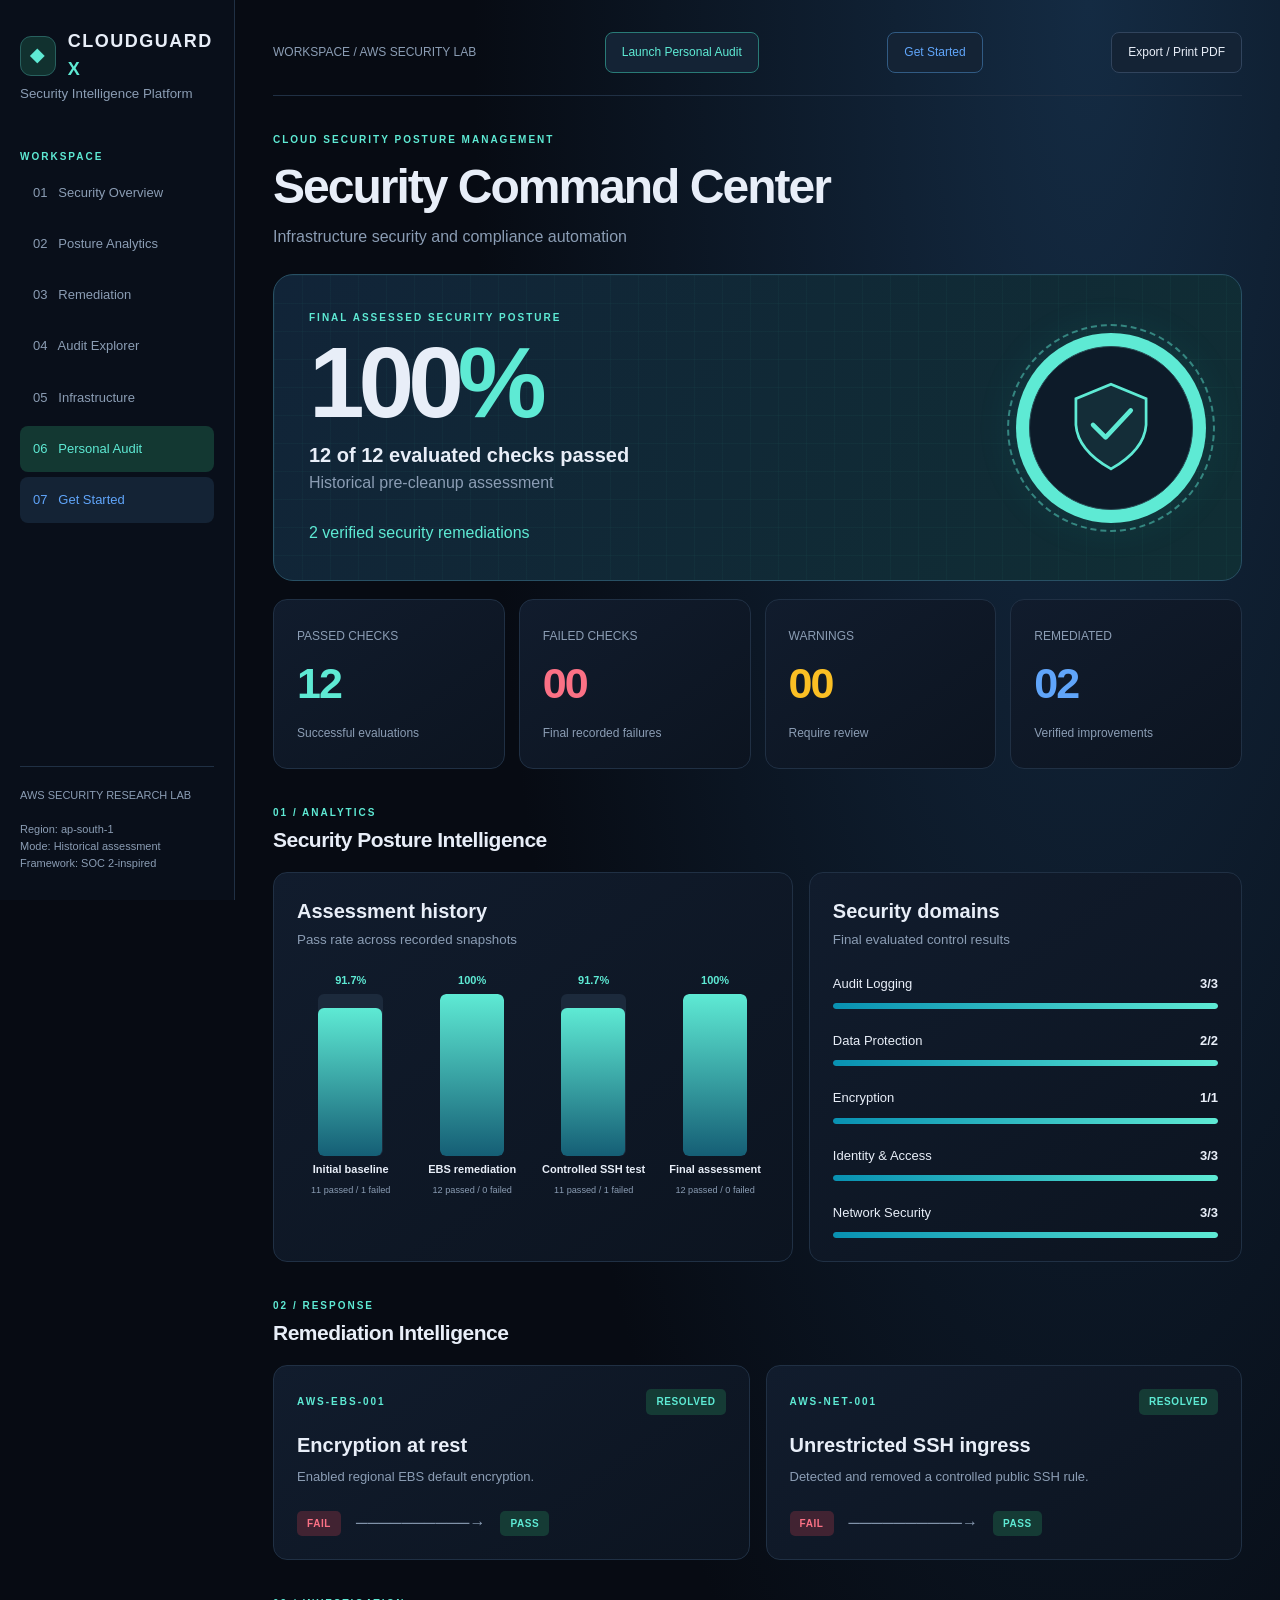
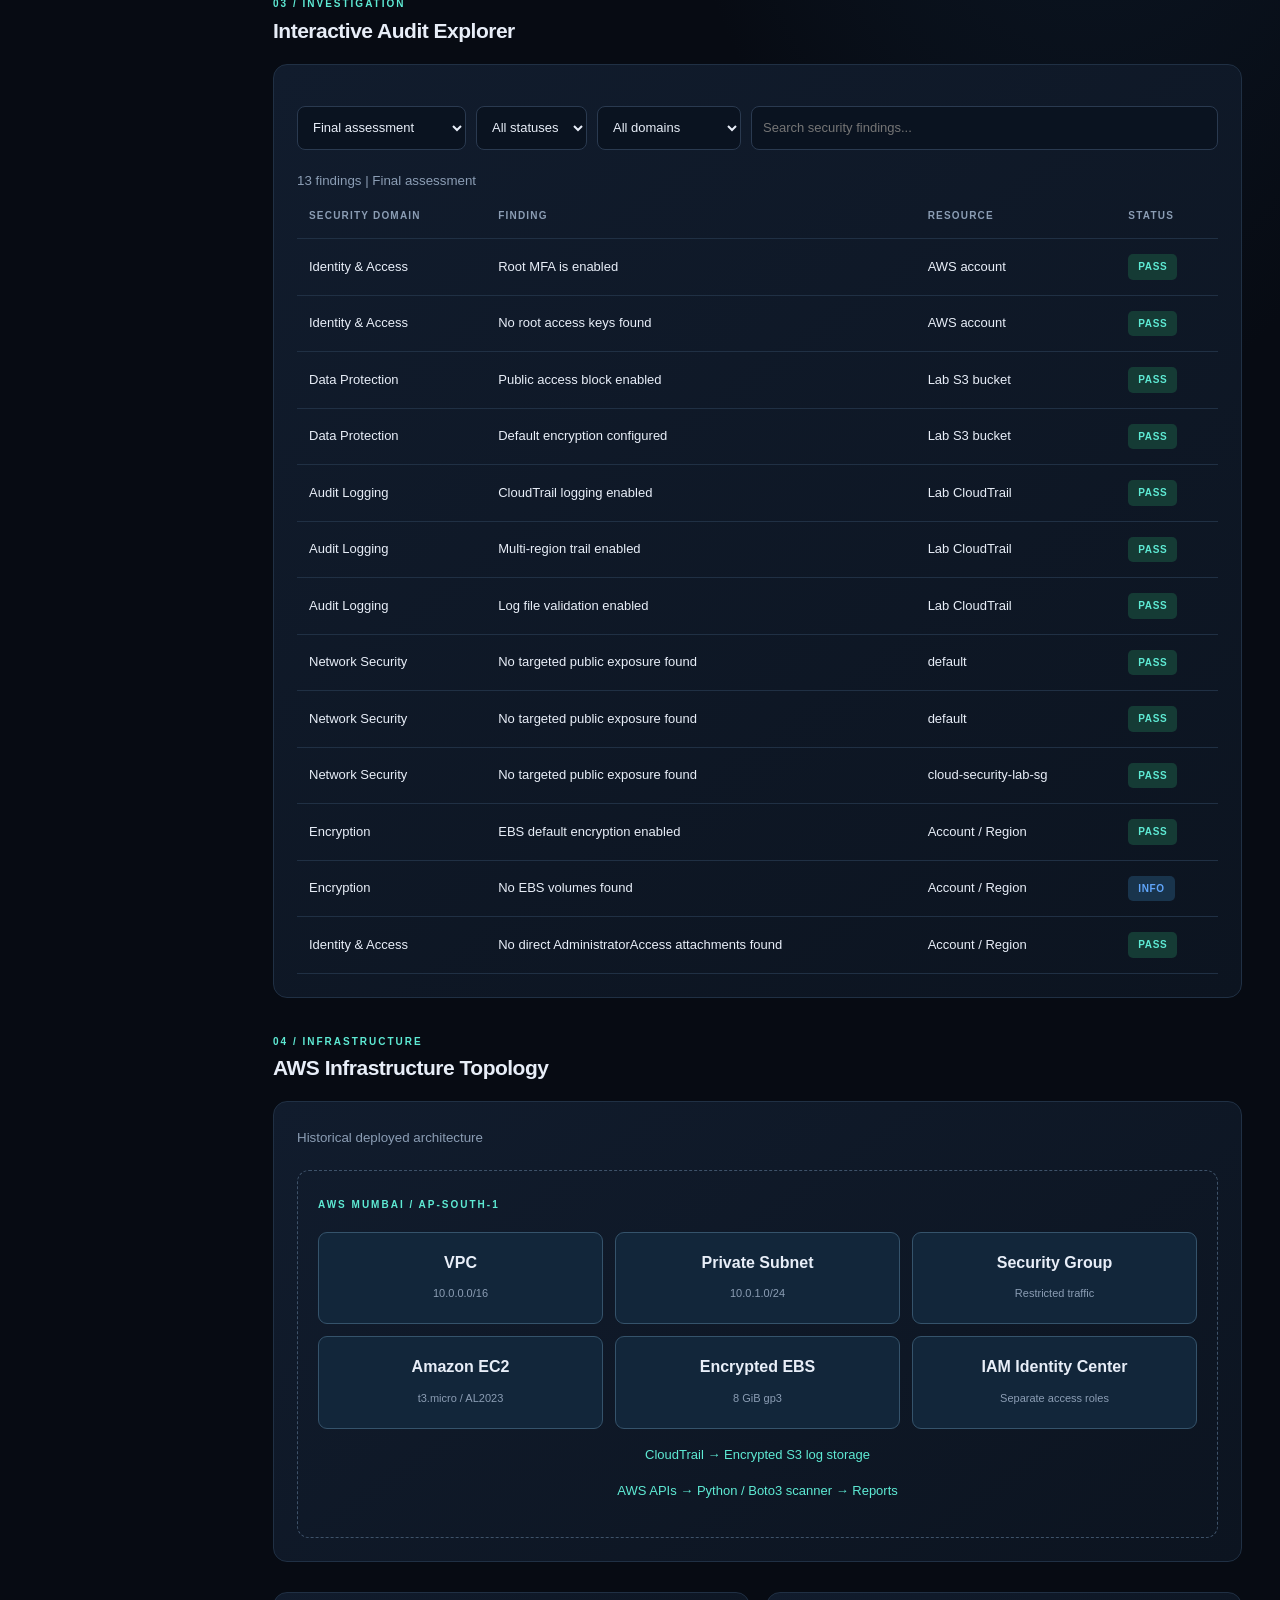
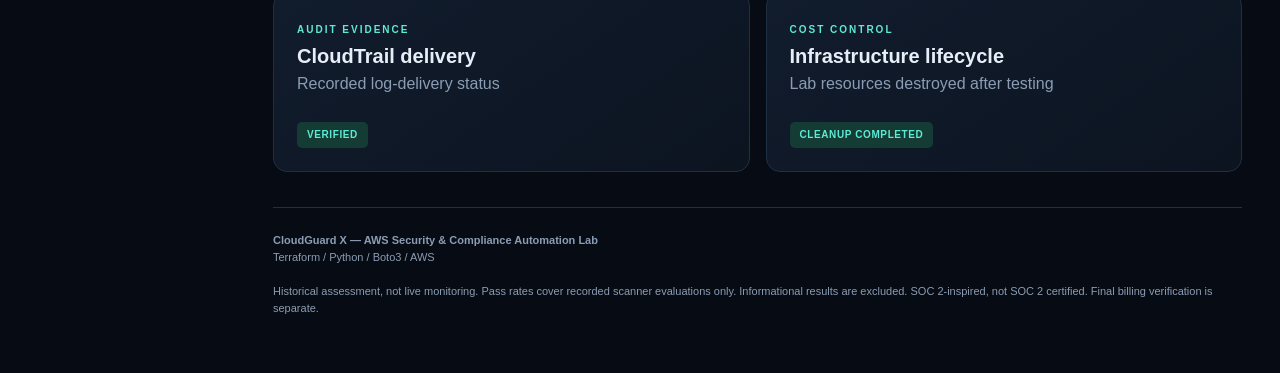
<file: docs/index.html>
<!DOCTYPE html>
<html lang="en">
<head>
<meta charset="UTF-8">
<meta name="viewport" content="width=device-width,initial-scale=1">
<title>CloudGuard X | Security Intelligence</title>
<style>
:root {
  --bg:#070b13;
  --panel:#0d1725;
  --line:#203044;
  --text:#e8eef8;
  --muted:#8b9db4;
  --green:#5eead4;
  --red:#fb7185;
  --yellow:#fbbf24;
  --blue:#60a5fa;
}

* {box-sizing:border-box}
html {scroll-behavior:smooth}

body {
  margin:0;
  color:var(--text);
  background:
    radial-gradient(ellipse at 85% 0%,#142b43,transparent 40%),
    var(--bg);
  font-family:-apple-system,BlinkMacSystemFont,
              "Segoe UI",sans-serif;
  line-height:1.55;
}

a {color:inherit;text-decoration:none}
button,input,select {font:inherit}
button {cursor:pointer}
h1,h2,h3,p {margin:0}
h1 {font-size:clamp(30px,4vw,48px);letter-spacing:-2px}
h2 {font-size:21px;letter-spacing:-.5px}
h3 {font-size:20px}
small,.muted {color:var(--muted)}

.eyebrow {
  color:var(--green);
  font-size:10px;
  font-weight:750;
  letter-spacing:2px;
}

.sidebar {
  position:fixed;
  inset:0 auto 0 0;
  width:235px;
  padding:28px 20px;
  background:#090f1a;
  border-right:1px solid var(--line);
  display:flex;
  flex-direction:column;
  z-index:10;
}

.logo {
  display:flex;
  align-items:center;
  gap:12px;
  font-size:18px;
  font-weight:800;
  letter-spacing:1.5px;
}

.logo-icon {
  display:grid;
  place-items:center;
  width:40px;height:40px;
  border:1px solid #28615f;
  border-radius:11px;
  color:var(--green);
  background:#11312f;
}

nav {margin-top:45px}
nav a {
  display:block;
  color:var(--muted);
  font-size:13px;
  padding:13px;
  margin:5px 0;
  border-radius:8px;
  transition:.2s;
}

nav a:hover {
  background:#142a39;
  color:var(--green);
  transform:translateX(3px);
}

.sidebar-bottom {
  margin-top:auto;
  border-top:1px solid var(--line);
  padding-top:20px;
  font-size:11px;
  color:var(--muted);
}

main {
  margin-left:235px;
  padding:32px 38px;
  max-width:1800px;
}

.between {
  display:flex;
  align-items:center;
  justify-content:space-between;
  gap:12px;
}

.topbar {
  padding-bottom:22px;
  border-bottom:1px solid var(--line);
  font-size:12px;
}

.btn {
  color:var(--text);
  background:#142335;
  border:1px solid #31445d;
  padding:10px 16px;
  border-radius:8px;
  font-size:12px;
}

.btn:hover {border-color:var(--green)}

.page-title {padding:30px 0 24px}
.page-title p {color:var(--muted)}

.hero {
  position:relative;
  overflow:hidden;
  display:flex;
  align-items:center;
  justify-content:space-between;
  gap:30px;
  border:1px solid #285064;
  border-radius:20px;
  padding:35px;
  background:
    linear-gradient(#5eead408 1px,transparent 1px),
    linear-gradient(90deg,#5eead408 1px,transparent 1px),
    linear-gradient(120deg,#112438,#102e34);
  background-size:28px 28px,28px 28px,100% 100%;
}

.score {
  font-size:clamp(65px,8vw,100px);
  line-height:1.15;
  font-weight:800;
  letter-spacing:-6px;
}

.green {color:var(--green)}
.red {color:var(--red)}
.yellow {color:var(--yellow)}
.blue {color:var(--blue)}

.radar {
  width:190px;height:190px;
  flex-shrink:0;
  border-radius:50%;
  padding:13px;
  background:conic-gradient(
    var(--green) var(--score),#26394a 0
  );
  box-shadow:0 0 45px #2dd4bf18;
}

.radar-inner {
  width:100%;height:100%;
  border:1px solid #284c54;
  border-radius:50%;
  background:#0d1b29;
  display:grid;
  place-items:center;
}

.radar svg {width:90px}

.metrics {
  display:grid;
  grid-template-columns:repeat(4,1fr);
  gap:14px;
  margin:18px 0 28px;
}

.panel,.metric-card {
  background:linear-gradient(145deg,#111c2d,#0c1420);
  border:1px solid var(--line);
  border-radius:14px;
  padding:23px;
}

.metric-card {transition:.25s}
.metric-card:hover {
  transform:translateY(-4px);
  border-color:#3e6378;
}

.metric-card small {font-size:12px}

.metric {
  font-size:43px;
  font-weight:750;
  letter-spacing:-2px;
  line-height:1.3;
  margin:8px 0;
}

.columns {
  display:grid;
  grid-template-columns:1.2fr 1fr;
  gap:16px;
}

.section {margin-top:30px}
.section-title {margin-bottom:16px}

.chart {
  height:225px;
  display:grid;
  grid-template-columns:repeat(4,1fr);
  gap:14px;
  margin-top:20px;
}

.history-item {
  display:flex;
  flex-direction:column;
  align-items:center;
  text-align:center;
  font-size:11px;
  gap:5px;
}

.chart-value {
  color:var(--green);
  font-weight:700;
}

.chart-track {
  width:60%;
  flex:1;
  background:#1c2a3c;
  border-radius:6px;
  display:flex;
  align-items:flex-end;
  overflow:hidden;
}

.chart-bar {
  width:100%;
  background:linear-gradient(0deg,#155e75,#5eead4);
  border-radius:6px;
}

.domain {margin-top:22px;font-size:13px}

.track {
  background:#233145;
  height:6px;
  border-radius:20px;
  overflow:hidden;
  margin-top:9px;
}

.track i {
  display:block;
  height:100%;
  border-radius:20px;
  background:linear-gradient(90deg,#0891b2,#5eead4);
}

.two {
  display:grid;
  grid-template-columns:1fr 1fr;
  gap:16px;
}

.remediation h3 {margin:15px 0 6px}
.remediation p {font-size:13px;color:var(--muted)}
.transition {margin-top:24px;display:flex;gap:15px}

.status {
  display:inline-block;
  font-weight:700;
  font-size:10px;
  letter-spacing:.6px;
  padding:5px 10px;
  border-radius:5px;
  white-space:nowrap;
}

.pass {color:var(--green);background:#153b35}
.fail {color:var(--red);background:#412332}
.warn {color:var(--yellow);background:#3e3120}
.info {color:var(--blue);background:#19344c}

.toolbar {
  display:flex;
  flex-wrap:wrap;
  gap:10px;
  margin:18px 0;
}

select,input {
  background:#0a1320;
  color:var(--text);
  border:1px solid #2a3a50;
  border-radius:8px;
  padding:11px;
  font-size:13px;
  outline:none;
}

input:focus,select:focus {border-color:var(--green)}
input {flex:1;min-width:160px}

.table-wrap {overflow-x:auto}
table {width:100%;border-collapse:collapse;font-size:13px}
th,td {
  text-align:left;
  padding:15px 12px;
  border-bottom:1px solid var(--line);
}
th {
  color:var(--muted);
  font-size:10px;
  text-transform:uppercase;
  letter-spacing:1.2px;
}
tbody tr:hover {background:#152338}

.architecture {
  padding:20px;
  border:1px dashed #3e5269;
  border-radius:12px;
  margin-top:20px;
}

.nodes {
  display:grid;
  grid-template-columns:repeat(3,1fr);
  gap:12px;
  margin:16px 0;
}

.node {
  border:1px solid #35536b;
  background:#12263a;
  padding:18px 10px;
  text-align:center;
  border-radius:9px;
}

.node b {display:block;margin-bottom:5px}
.node small {font-size:11px}

.flow {
  text-align:center;
  color:var(--green);
  font-size:13px;
  margin:16px 0;
}

footer {
  border-top:1px solid var(--line);
  margin-top:35px;
  padding:24px 0;
  color:var(--muted);
  font-size:11px;
}

@media(max-width:1100px) {
  .sidebar {width:190px}
  main {margin-left:190px;padding:25px}
  .columns {grid-template-columns:1fr}
}

@media(max-width:800px) {
  .sidebar {display:none}
  main {margin:0;padding:20px}
  .metrics {grid-template-columns:repeat(2,1fr)}
  .two {grid-template-columns:1fr}
}

@media(max-width:500px) {
  .hero {flex-direction:column;align-items:flex-start}
  .radar {align-self:center}
  .nodes {grid-template-columns:1fr}
  .panel {padding:16px}
}

@media print {
  .sidebar,.toolbar,.btn {display:none}
  main {margin:0;padding:10px}
  body {-webkit-print-color-adjust:exact;print-color-adjust:exact}
  .panel,.hero {break-inside:avoid}
}

@keyframes radarSpin {
    to { transform: rotate(360deg); }
}

@keyframes shieldPulse {
    0%, 100% {
        filter: drop-shadow(0 0 5px #5eead4);
    }
    50% {
        filter: drop-shadow(0 0 20px #5eead4);
    }
}

@keyframes growUp {
    from { transform: scaleY(0); }
    to { transform: scaleY(1); }
}

@keyframes growRight {
    from { transform: scaleX(0); }
    to { transform: scaleX(1); }
}

@keyframes gridMove {
    from { background-position: 0 0; }
    to { background-position: 28px 28px; }
}

.radar {
    position: relative;
    isolation: isolate;
}

.radar::after {
    content: "";
    position: absolute;
    inset: -9px;
    border: 2px dashed #5eead477;
    border-radius: 50%;
    animation: radarSpin 18s linear infinite;
    pointer-events: none;
}

.radar-inner svg {
    animation: shieldPulse 3s ease-in-out infinite;
}

.hero {
    animation: gridMove 5s linear infinite;
}

.chart-bar {
    transform-origin: bottom;
    animation: growUp 1.6s ease-out both;
}

.track i {
    transform-origin: left;
    animation: growRight 1.8s ease-out both;
}

.node {
    transition: transform .3s, box-shadow .3s,
                border-color .3s;
}

.node:hover {
    transform: translateY(-5px);
    border-color: #5eead4;
    box-shadow: 0 0 25px #2dd4bf25;
}

.metric-card:hover {
    box-shadow: 0 0 30px #5eead415;
}

.reveal {
    opacity: 0;
    transform: translateY(20px);
    transition: opacity .7s ease, transform .7s ease;
}

.reveal.visible {
    opacity: 1;
    transform: translateY(0);
}

@media (prefers-reduced-motion: reduce) {
    *, *::before, *::after {
        animation: none !important;
        transition: none !important;
        scroll-behavior: auto !important;
    }

    .reveal {
        opacity: 1;
        transform: none;
    }
}

@media print {
    .reveal {
        opacity: 1;
        transform: none;
    }
}
</style>
</head>

<body>

<aside class="sidebar">
  <div class="logo">
    <span class="logo-icon">&#9670;</span>
    <span>CLOUDGUARD <span class="green">X</span></span>
  </div>
  <small>Security Intelligence Platform</small>

  <nav>
    <div class="eyebrow">WORKSPACE</div>
    <a href="#overview">01 &nbsp; Security Overview</a>
    <a href="#analytics">02 &nbsp; Posture Analytics</a>
    <a href="#remediation">03 &nbsp; Remediation</a>
    <a href="#explorer">04 &nbsp; Audit Explorer</a>
    <a href="#architecture">05 &nbsp; Infrastructure</a>
    <a href="personal-audit.html"
   style="color:#5eead4;background:#133832;">
    06 &nbsp; Personal Audit
</a>

<a href="get-started.html"
   style="color:#60a5fa;background:#142335;">
    07 &nbsp; Get Started
</a>
    

  </nav>

  <div class="sidebar-bottom">
    AWS SECURITY RESEARCH LAB<br><br>
    Region: ap-south-1<br>
    Mode: Historical assessment<br>
    Framework: SOC 2-inspired
  </div>
</aside>

<main>

<div class="topbar between">
  <span class="muted">WORKSPACE / AWS SECURITY LAB</span>
  
<a class="btn"
   href="personal-audit.html"
   style="color:#5eead4;border-color:#297b77;">
    Launch Personal Audit
</a>

<a class="btn"
   href="get-started.html"
   style="color:#60a5fa;border-color:#315b84;">
    Get Started
</a>
  <button class="btn" onclick="window.print()">
    Export / Print PDF
  </button>
</div>

<header class="page-title" id="overview">
  <span class="eyebrow">CLOUD SECURITY POSTURE MANAGEMENT</span>
  <h1>Security Command Center</h1>
  <p>Infrastructure security and compliance automation</p>
</header>

<section class="hero">
  <div>
    <div class="eyebrow">FINAL ASSESSED SECURITY POSTURE</div>
    <div class="score">100<span class="green">%</span></div>
    <h3>12 of 12 evaluated checks passed</h3>
    <p class="muted">Historical pre-cleanup assessment</p>
    <br>
    <span class="green">2 verified security remediations</span>
  </div>

  <div class="radar" style="--score:100.0%">
    <div class="radar-inner">
      <svg viewBox="0 0 100 110">
        <path d="M50 7 L89 23 V52 Q87 80 50 101
                 Q13 80 11 52 V23 Z"
              fill="#5eead415" stroke="#5eead4"
              stroke-width="3"/>
        <path d="M30 52 L44 66 L72 36"
              fill="none" stroke="#5eead4"
              stroke-width="5" stroke-linecap="round"
              stroke-linejoin="round"/>
      </svg>
    </div>
  </div>
</section>

<div class="metrics">
  <div class="metric-card">
    <small>PASSED CHECKS</small>
    <div class="metric green">12</div>
    <small>Successful evaluations</small>
  </div>
  <div class="metric-card">
    <small>FAILED CHECKS</small>
    <div class="metric red">00</div>
    <small>Final recorded failures</small>
  </div>
  <div class="metric-card">
    <small>WARNINGS</small>
    <div class="metric yellow">00</div>
    <small>Require review</small>
  </div>
  <div class="metric-card">
    <small>REMEDIATED</small>
    <div class="metric blue">02</div>
    <small>Verified improvements</small>
  </div>
</div>

<section id="analytics" class="section">
  <div class="section-title">
    <span class="eyebrow">01 / ANALYTICS</span>
    <h2>Security Posture Intelligence</h2>
  </div>
  <div class="columns">
    <div class="panel">
      <h3>Assessment history</h3>
      <small>Pass rate across recorded snapshots</small>
      <div class="chart">
    <div class="history-item">
      <div class="chart-value">91.7%</div>
      <div class="chart-track">
        <div class="chart-bar"
             style="height:91.7%"></div>
      </div>
      <strong>Initial baseline</strong>
      <small>11 passed /
             1 failed</small>
    </div>
    
    <div class="history-item">
      <div class="chart-value">100%</div>
      <div class="chart-track">
        <div class="chart-bar"
             style="height:100.0%"></div>
      </div>
      <strong>EBS remediation</strong>
      <small>12 passed /
             0 failed</small>
    </div>
    
    <div class="history-item">
      <div class="chart-value">91.7%</div>
      <div class="chart-track">
        <div class="chart-bar"
             style="height:91.7%"></div>
      </div>
      <strong>Controlled SSH test</strong>
      <small>11 passed /
             1 failed</small>
    </div>
    
    <div class="history-item">
      <div class="chart-value">100%</div>
      <div class="chart-track">
        <div class="chart-bar"
             style="height:100.0%"></div>
      </div>
      <strong>Final assessment</strong>
      <small>12 passed /
             0 failed</small>
    </div>
    </div>
    </div>

    <div class="panel">
      <h3>Security domains</h3>
      <small>Final evaluated control results</small>
      
    <div class="domain">
      <div class="between">
        <span>Audit Logging</span>
        <strong>3/3</strong>
      </div>
      <div class="track">
        <i style="width:100.0%"></i>
      </div>
    </div>
    
    <div class="domain">
      <div class="between">
        <span>Data Protection</span>
        <strong>2/2</strong>
      </div>
      <div class="track">
        <i style="width:100.0%"></i>
      </div>
    </div>
    
    <div class="domain">
      <div class="between">
        <span>Encryption</span>
        <strong>1/1</strong>
      </div>
      <div class="track">
        <i style="width:100.0%"></i>
      </div>
    </div>
    
    <div class="domain">
      <div class="between">
        <span>Identity &amp; Access</span>
        <strong>3/3</strong>
      </div>
      <div class="track">
        <i style="width:100.0%"></i>
      </div>
    </div>
    
    <div class="domain">
      <div class="between">
        <span>Network Security</span>
        <strong>3/3</strong>
      </div>
      <div class="track">
        <i style="width:100.0%"></i>
      </div>
    </div>
    
    </div>
  </div>
</section>

<section id="remediation" class="section">
  <div class="section-title">
    <span class="eyebrow">02 / RESPONSE</span>
    <h2>Remediation Intelligence</h2>
  </div>
  <div class="two">
    <article class="panel remediation">
      <div class="between">
        <span class="eyebrow">AWS-EBS-001</span>
        <span class="status pass">RESOLVED</span>
      </div>
      <h3>Encryption at rest</h3>
      <p>Enabled regional EBS default encryption.</p>
      <div class="transition">
        <span class="status fail">FAIL</span>
        <span class="muted">──────────→</span>
        <span class="status pass">
          PASS
        </span>
      </div>
    </article>
    
    <article class="panel remediation">
      <div class="between">
        <span class="eyebrow">AWS-NET-001</span>
        <span class="status pass">RESOLVED</span>
      </div>
      <h3>Unrestricted SSH ingress</h3>
      <p>Detected and removed a controlled public SSH rule.</p>
      <div class="transition">
        <span class="status fail">FAIL</span>
        <span class="muted">──────────→</span>
        <span class="status pass">
          PASS
        </span>
      </div>
    </article>
    </div>
</section>

<section id="explorer" class="section">
  <div class="section-title">
    <span class="eyebrow">03 / INVESTIGATION</span>
    <h2>Interactive Audit Explorer</h2>
  </div>

  <div class="panel">
    <div class="toolbar">
      <select id="stage" aria-label="Audit snapshot">
        <option value="baseline">Baseline</option>
        <option value="ebs">EBS remediation</option>
        <option value="ssh">SSH misconfiguration</option>
        <option value="final" selected>Final assessment</option>
      </select>

      <select id="status" aria-label="Status">
        <option value="ALL">All statuses</option>
        <option>PASS</option>
        <option>FAIL</option>
        <option>WARN</option>
        <option>INFO</option>
      </select>

      <select id="domain" aria-label="Security domain">
        <option value="ALL">All domains</option>
      </select>

      <input id="search" aria-label="Search findings"
             placeholder="Search security findings...">
    </div>

    <small id="result-count"></small>

    <div class="table-wrap">
      <table>
        <thead>
          <tr>
            <th>Security domain</th>
            <th>Finding</th>
            <th>Resource</th>
            <th>Status</th>
          </tr>
        </thead>
        <tbody id="results"></tbody>
      </table>
    </div>
  </div>
</section>

<section id="architecture" class="section">
  <div class="section-title">
    <span class="eyebrow">04 / INFRASTRUCTURE</span>
    <h2>AWS Infrastructure Topology</h2>
  </div>

  <div class="panel">
    <small>Historical deployed architecture</small>

    <div class="architecture">
      <span class="eyebrow">AWS MUMBAI / AP-SOUTH-1</span>

      <div class="nodes">
        <div class="node">
          <b>VPC</b><small>10.0.0.0/16</small>
        </div>
        <div class="node">
          <b>Private Subnet</b><small>10.0.1.0/24</small>
        </div>
        <div class="node">
          <b>Security Group</b><small>Restricted traffic</small>
        </div>
        <div class="node">
          <b>Amazon EC2</b><small>t3.micro / AL2023</small>
        </div>
        <div class="node">
          <b>Encrypted EBS</b><small>8 GiB gp3</small>
        </div>
        <div class="node">
          <b>IAM Identity Center</b><small>Separate access roles</small>
        </div>
      </div>

      <div class="flow">CloudTrail &#8594; Encrypted S3 log storage</div>
      <div class="flow">AWS APIs &#8594; Python / Boto3 scanner &#8594; Reports</div>
    </div>
  </div>

  <div class="two section">
    <div class="panel">
      <span class="eyebrow">AUDIT EVIDENCE</span>
      <h3>CloudTrail delivery</h3>
      <p class="muted">Recorded log-delivery status</p><br>
      <span class="status pass">
        VERIFIED
      </span>
    </div>

    <div class="panel">
      <span class="eyebrow">COST CONTROL</span>
      <h3>Infrastructure lifecycle</h3>
      <p class="muted">Lab resources destroyed after testing</p><br>
      <span class="status pass">CLEANUP COMPLETED</span>
    </div>
  </div>
</section>

<footer>
  <strong>CloudGuard X — AWS Security & Compliance Automation Lab</strong>
  <p>Terraform / Python / Boto3 / AWS</p><br>
  <p>Historical assessment, not live monitoring.
     Pass rates cover recorded scanner evaluations only.
     Informational results are excluded.
     SOC 2-inspired, not SOC 2 certified.
     Final billing verification is separate.</p>
</footer>

</main>

<script type="application/json" id="audit-data">{"snapshots": {"baseline": [{"domain": "Identity & Access", "resource": "AWS account", "status": "PASS", "message": "Root MFA is enabled"}, {"domain": "Identity & Access", "resource": "AWS account", "status": "PASS", "message": "No root access keys found"}, {"domain": "Data Protection", "resource": "Lab S3 bucket", "status": "PASS", "message": "Public access block enabled"}, {"domain": "Data Protection", "resource": "Lab S3 bucket", "status": "PASS", "message": "Default encryption configured"}, {"domain": "Audit Logging", "resource": "Lab CloudTrail", "status": "PASS", "message": "CloudTrail logging enabled"}, {"domain": "Audit Logging", "resource": "Lab CloudTrail", "status": "PASS", "message": "Multi-region trail enabled"}, {"domain": "Audit Logging", "resource": "Lab CloudTrail", "status": "PASS", "message": "Log file validation enabled"}, {"domain": "Network Security", "resource": "default", "status": "PASS", "message": "No targeted public exposure found"}, {"domain": "Network Security", "resource": "default", "status": "PASS", "message": "No targeted public exposure found"}, {"domain": "Network Security", "resource": "cloud-security-lab-sg", "status": "PASS", "message": "No targeted public exposure found"}, {"domain": "Encryption", "resource": "Account / Region", "status": "FAIL", "message": "EBS default encryption disabled"}, {"domain": "Encryption", "resource": "Account / Region", "status": "INFO", "message": "No EBS volumes found"}, {"domain": "Identity & Access", "resource": "Account / Region", "status": "PASS", "message": "No direct AdministratorAccess attachments found"}], "ebs": [{"domain": "Identity & Access", "resource": "AWS account", "status": "PASS", "message": "Root MFA is enabled"}, {"domain": "Identity & Access", "resource": "AWS account", "status": "PASS", "message": "No root access keys found"}, {"domain": "Data Protection", "resource": "Lab S3 bucket", "status": "PASS", "message": "Public access block enabled"}, {"domain": "Data Protection", "resource": "Lab S3 bucket", "status": "PASS", "message": "Default encryption configured"}, {"domain": "Audit Logging", "resource": "Lab CloudTrail", "status": "PASS", "message": "CloudTrail logging enabled"}, {"domain": "Audit Logging", "resource": "Lab CloudTrail", "status": "PASS", "message": "Multi-region trail enabled"}, {"domain": "Audit Logging", "resource": "Lab CloudTrail", "status": "PASS", "message": "Log file validation enabled"}, {"domain": "Network Security", "resource": "default", "status": "PASS", "message": "No targeted public exposure found"}, {"domain": "Network Security", "resource": "default", "status": "PASS", "message": "No targeted public exposure found"}, {"domain": "Network Security", "resource": "cloud-security-lab-sg", "status": "PASS", "message": "No targeted public exposure found"}, {"domain": "Encryption", "resource": "Account / Region", "status": "PASS", "message": "EBS default encryption enabled"}, {"domain": "Encryption", "resource": "Account / Region", "status": "INFO", "message": "No EBS volumes found"}, {"domain": "Identity & Access", "resource": "Account / Region", "status": "PASS", "message": "No direct AdministratorAccess attachments found"}], "ssh": [{"domain": "Identity & Access", "resource": "AWS account", "status": "PASS", "message": "Root MFA is enabled"}, {"domain": "Identity & Access", "resource": "AWS account", "status": "PASS", "message": "No root access keys found"}, {"domain": "Data Protection", "resource": "Lab S3 bucket", "status": "PASS", "message": "Public access block enabled"}, {"domain": "Data Protection", "resource": "Lab S3 bucket", "status": "PASS", "message": "Default encryption configured"}, {"domain": "Audit Logging", "resource": "Lab CloudTrail", "status": "PASS", "message": "CloudTrail logging enabled"}, {"domain": "Audit Logging", "resource": "Lab CloudTrail", "status": "PASS", "message": "Multi-region trail enabled"}, {"domain": "Audit Logging", "resource": "Lab CloudTrail", "status": "PASS", "message": "Log file validation enabled"}, {"domain": "Network Security", "resource": "cloud-security-lab-sg", "status": "FAIL", "message": "SSH open to internet"}, {"domain": "Network Security", "resource": "default", "status": "PASS", "message": "No targeted public exposure found"}, {"domain": "Network Security", "resource": "default", "status": "PASS", "message": "No targeted public exposure found"}, {"domain": "Encryption", "resource": "Account / Region", "status": "PASS", "message": "EBS default encryption enabled"}, {"domain": "Encryption", "resource": "Account / Region", "status": "INFO", "message": "No EBS volumes found"}, {"domain": "Identity & Access", "resource": "Account / Region", "status": "PASS", "message": "No direct AdministratorAccess attachments found"}], "final": [{"domain": "Identity & Access", "resource": "AWS account", "status": "PASS", "message": "Root MFA is enabled"}, {"domain": "Identity & Access", "resource": "AWS account", "status": "PASS", "message": "No root access keys found"}, {"domain": "Data Protection", "resource": "Lab S3 bucket", "status": "PASS", "message": "Public access block enabled"}, {"domain": "Data Protection", "resource": "Lab S3 bucket", "status": "PASS", "message": "Default encryption configured"}, {"domain": "Audit Logging", "resource": "Lab CloudTrail", "status": "PASS", "message": "CloudTrail logging enabled"}, {"domain": "Audit Logging", "resource": "Lab CloudTrail", "status": "PASS", "message": "Multi-region trail enabled"}, {"domain": "Audit Logging", "resource": "Lab CloudTrail", "status": "PASS", "message": "Log file validation enabled"}, {"domain": "Network Security", "resource": "default", "status": "PASS", "message": "No targeted public exposure found"}, {"domain": "Network Security", "resource": "default", "status": "PASS", "message": "No targeted public exposure found"}, {"domain": "Network Security", "resource": "cloud-security-lab-sg", "status": "PASS", "message": "No targeted public exposure found"}, {"domain": "Encryption", "resource": "Account / Region", "status": "PASS", "message": "EBS default encryption enabled"}, {"domain": "Encryption", "resource": "Account / Region", "status": "INFO", "message": "No EBS volumes found"}, {"domain": "Identity & Access", "resource": "Account / Region", "status": "PASS", "message": "No direct AdministratorAccess attachments found"}]}, "labels": {"baseline": "Initial baseline", "ebs": "EBS remediation", "ssh": "Controlled SSH test", "final": "Final assessment"}}</script>
<script>
const model = JSON.parse(
  document.getElementById('audit-data').textContent
);

const stage = document.getElementById('stage');
const status = document.getElementById('status');
const domain = document.getElementById('domain');
const search = document.getElementById('search');
const table = document.getElementById('results');

const domains = [...new Set(
  Object.values(model.snapshots).flat().map(x=>x.domain)
)].sort();

domains.forEach(name=>{
  const option = document.createElement('option');
  option.value = name;
  option.textContent = name;
  domain.appendChild(option);
});

function render() {
  const query = search.value.toLowerCase();

  const items = model.snapshots[stage.value].filter(item=>
    (status.value==='ALL'||item.status===status.value) &&
    (domain.value==='ALL'||item.domain===domain.value) &&
    Object.values(item).join(' ').toLowerCase().includes(query)
  );

  table.replaceChildren();

  items.forEach(item=>{
    const row = document.createElement('tr');

    [item.domain,item.message,item.resource].forEach(value=>{
      const cell = document.createElement('td');
      cell.textContent = value;
      row.appendChild(cell);
    });

    const cell = document.createElement('td');
    const badge = document.createElement('span');
    badge.className = 'status '+item.status.toLowerCase();
    badge.textContent = item.status;
    cell.appendChild(badge);
    row.appendChild(cell);
    table.appendChild(row);
  });

  document.getElementById('result-count').textContent =
    items.length+' findings | '+model.labels[stage.value];
}

[stage,status,domain,search].forEach(control=>
  control.addEventListener('input',render)
);

render();

const reducedMotion = window.matchMedia(
    '(prefers-reduced-motion: reduce)'
).matches;

function animateNumber(element, target, duration) {
    const start = performance.now();

    function update(now) {
        const progress = Math.min(
            (now - start) / duration, 1
        );

        const eased = 1 - Math.pow(1 - progress, 3);

        element.textContent = Math.round(
            target * eased
        ).toString().padStart(2, '0');

        if (progress < 1) {
            requestAnimationFrame(update);
        }
    }

    requestAnimationFrame(update);
}

if (!reducedMotion) {
    document.querySelectorAll('.metric').forEach(el => {
        const target = Number(el.textContent.trim());

        if (Number.isFinite(target)) {
            animateNumber(el, target, 1500);
        }
    });

    if ('IntersectionObserver' in window) {
        const observer = new IntersectionObserver(
            entries => {
                entries.forEach(entry => {
                    if (entry.isIntersecting) {
                        entry.target.classList.add('visible');
                        observer.unobserve(entry.target);
                    }
                });
            },
            { threshold: 0.08 }
        );

        document.querySelectorAll('.section').forEach(el => {
            el.classList.add('reveal');
            observer.observe(el);
        });
    }
}
</script>
</body>
</html>
</file>
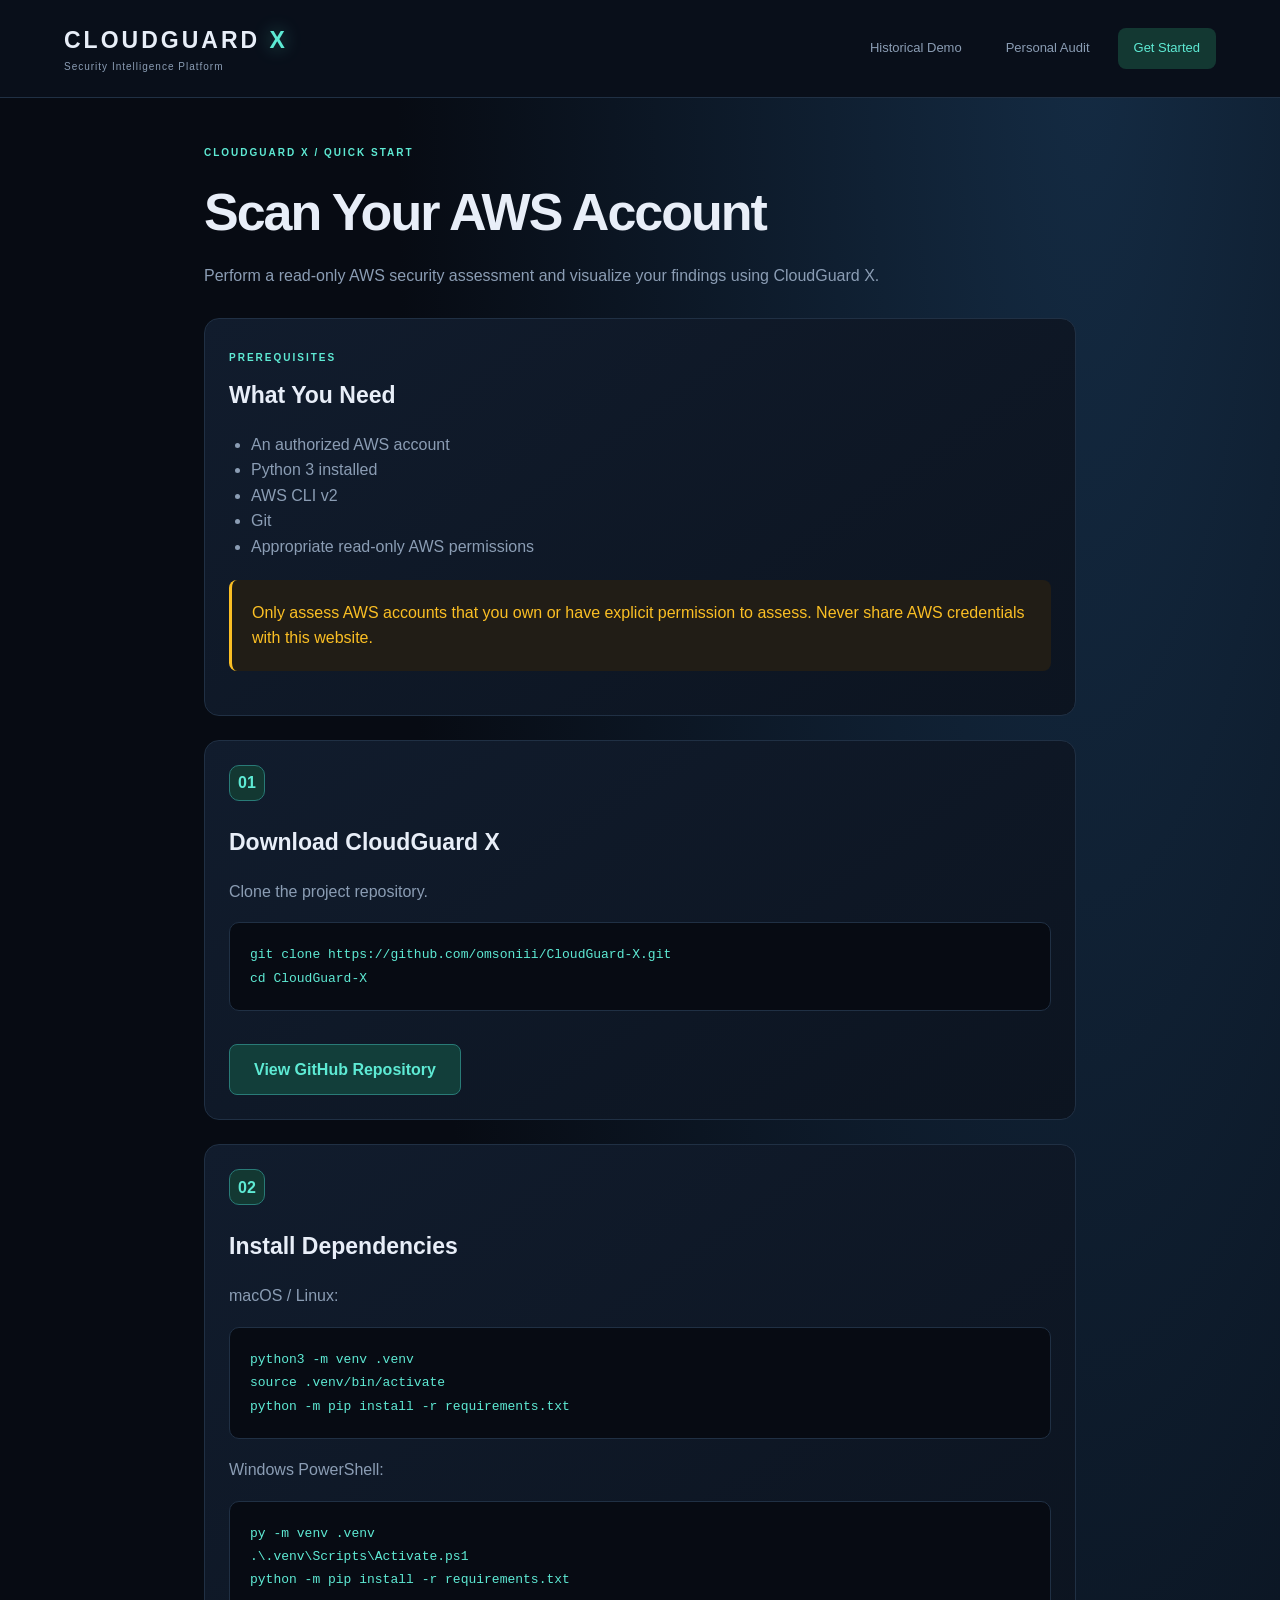
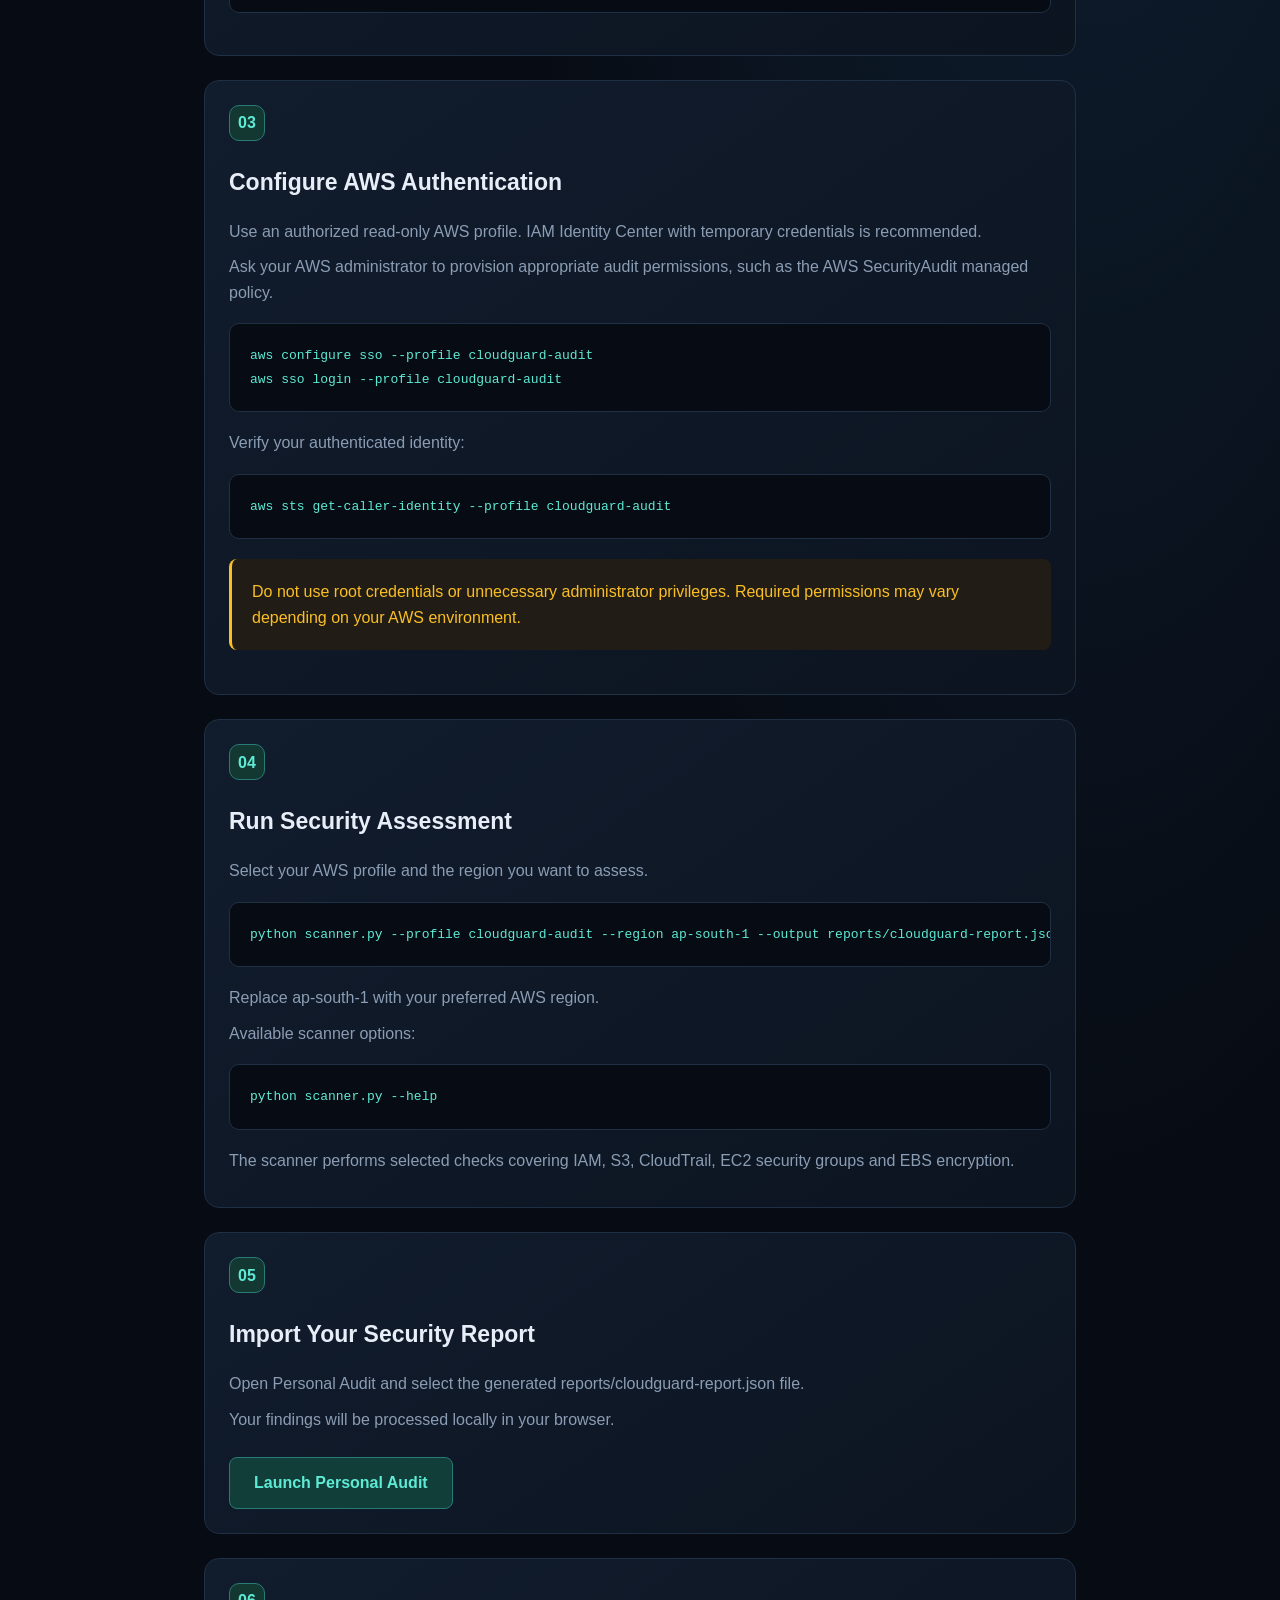
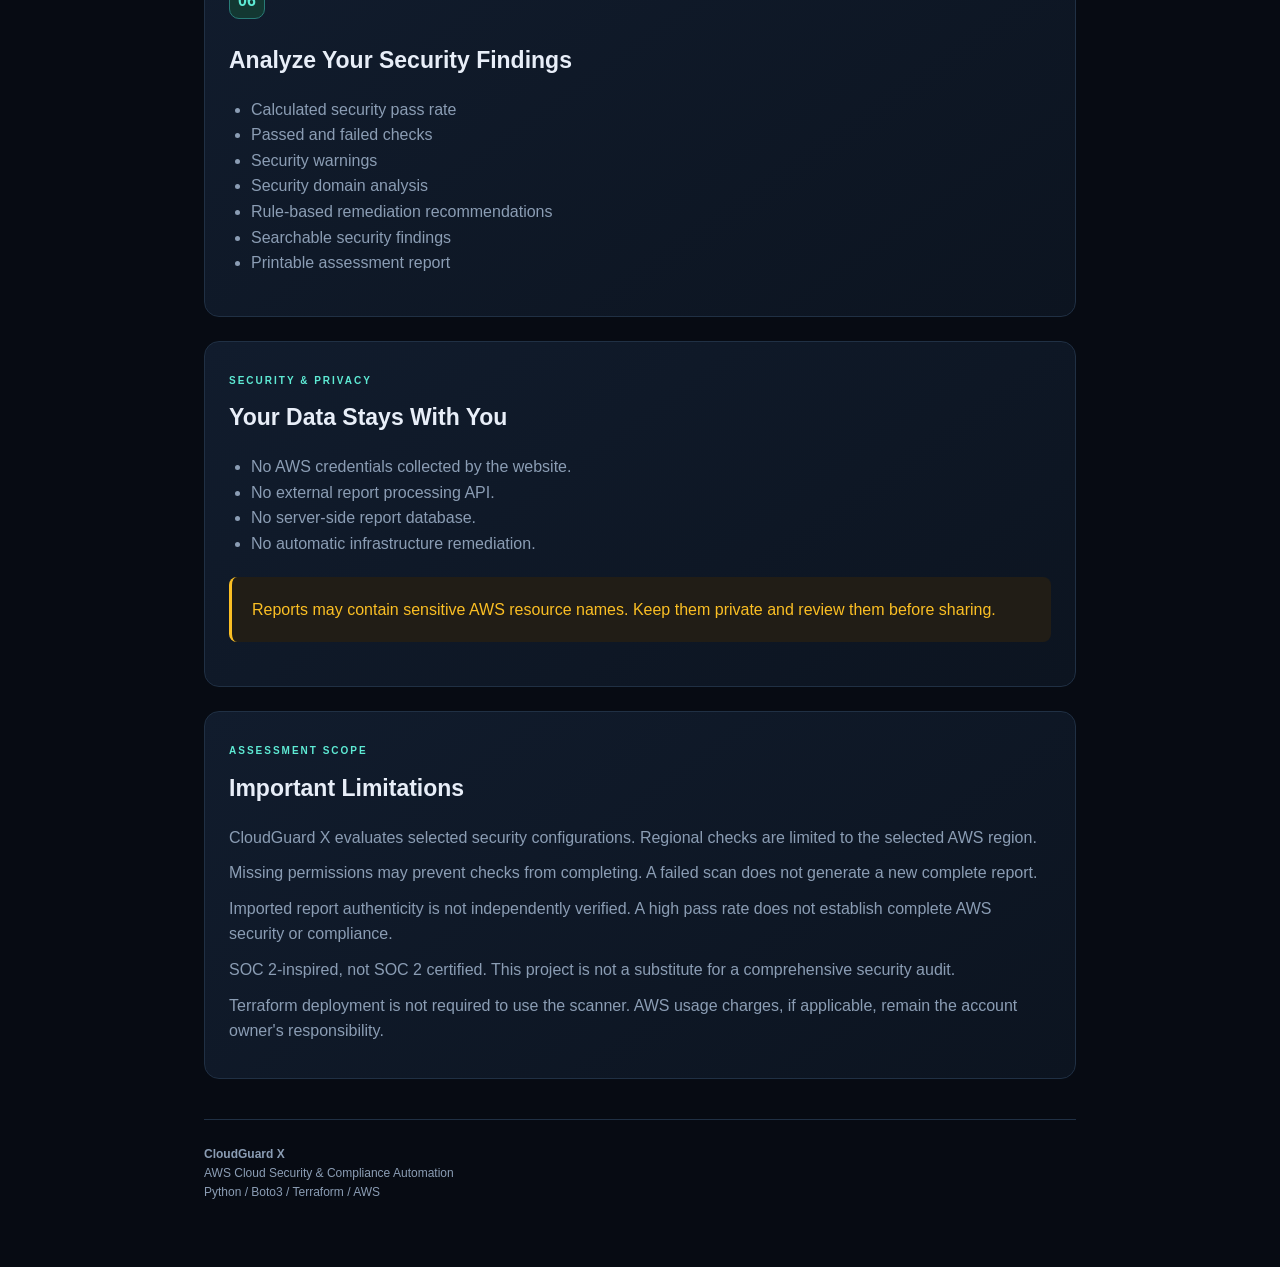
<file: docs/get-started.html>
<!DOCTYPE html>
<html lang="en">
<head>
    <meta charset="UTF-8">
    <meta name="viewport"
          content="width=device-width, initial-scale=1.0">

    <meta http-equiv="Content-Security-Policy"
          content="default-src 'none';
          style-src 'self' 'unsafe-inline';
          base-uri 'none'; form-action 'none';">

    <title>CloudGuard X | Get Started</title>

    <link rel="stylesheet" href="audit.css">

    <style>
        .guide {
            max-width: 1000px;
            margin: auto;
        }

        .step-number {
            display: inline-grid;
            place-items: center;
            width: 36px;
            height: 36px;
            background: #133832;
            color: #5eead4;
            border: 1px solid #297b77;
            border-radius: 10px;
            font-weight: 700;
            margin-bottom: 15px;
        }

        .code-block {
            background: #070b13;
            border: 1px solid #203044;
            border-radius: 10px;
            padding: 20px;
            margin: 18px 0;
            overflow-x: auto;
        }

        pre {
            margin: 0;
            color: #5eead4;
            font-size: 13px;
            line-height: 1.8;
        }

        .panel p {
            color: #8b9db4;
            margin: 10px 0;
        }

        .notice {
            border-left: 3px solid #fbbf24;
            background: #211d16;
            border-radius: 8px;
            padding: 20px;
            margin: 20px 0;
            color: #fbbf24;
        }

        .launch {
            display: inline-block;
            background: #123e3a;
            border: 1px solid #297b77;
            border-radius: 8px;
            color: #5eead4;
            padding: 12px 24px;
            margin-top: 15px;
            font-weight: 600;
            transition: .3s;
        }

        .launch:hover {
            background: #195b54;
            box-shadow: 0 0 25px #5eead430;
        }

        .panel {
            transition: .3s;
        }

        .panel:hover {
            border-color: #39716e;
        }

        .panel ul {
            color: #8b9db4;
            padding-left: 22px;
        }
    </style>
</head>

<body>

<header class="topbar">
    <div class="brand">
        CLOUDGUARD <span>X</span>
        <small>Security Intelligence Platform</small>
    </div>

    <nav>
        <a href="index.html">Historical Demo</a>
        <a href="personal-audit.html">Personal Audit</a>
        <a href="get-started.html" class="active">
            Get Started
        </a>
    </nav>
</header>

<main class="guide">

    <section class="intro">
        <span class="eyebrow">
            CLOUDGUARD X / QUICK START
        </span>

        <h1>Scan Your AWS Account</h1>

        <p>
            Perform a read-only AWS security assessment
            and visualize your findings using CloudGuard X.
        </p>
    </section>

    <section class="panel">
        <span class="eyebrow">PREREQUISITES</span>

        <h2>What You Need</h2>

        <ul>
            <li>An authorized AWS account</li>
            <li>Python 3 installed</li>
            <li>AWS CLI v2</li>
            <li>Git</li>
            <li>Appropriate read-only AWS permissions</li>
        </ul>

        <div class="notice">
            Only assess AWS accounts that you own
            or have explicit permission to assess.
            Never share AWS credentials with this website.
        </div>
    </section>

    <section class="panel">
        <div class="step-number">01</div>

        <h2>Download CloudGuard X</h2>

        <p>Clone the project repository.</p>

        <div class="code-block">
<pre>git clone https://github.com/omsoniii/CloudGuard-X.git
cd CloudGuard-X</pre>
        </div>

        <a class="launch"
           href="https://github.com/omsoniii/CloudGuard-X"
           target="_blank"
           rel="noopener noreferrer">
            View GitHub Repository
        </a>
    </section>

    <section class="panel">
        <div class="step-number">02</div>

        <h2>Install Dependencies</h2>

        <p>macOS / Linux:</p>

        <div class="code-block">
<pre>python3 -m venv .venv
source .venv/bin/activate
python -m pip install -r requirements.txt</pre>
        </div>

        <p>Windows PowerShell:</p>

        <div class="code-block">
<pre>py -m venv .venv
.\.venv\Scripts\Activate.ps1
python -m pip install -r requirements.txt</pre>
        </div>
    </section>

    <section class="panel">
        <div class="step-number">03</div>

        <h2>Configure AWS Authentication</h2>

        <p>
            Use an authorized read-only AWS profile.
            IAM Identity Center with temporary
            credentials is recommended.
        </p>

        <p>
            Ask your AWS administrator to provision
            appropriate audit permissions, such as
            the AWS SecurityAudit managed policy.
        </p>

        <div class="code-block">
<pre>aws configure sso --profile cloudguard-audit
aws sso login --profile cloudguard-audit</pre>
        </div>

        <p>Verify your authenticated identity:</p>

        <div class="code-block">
<pre>aws sts get-caller-identity --profile cloudguard-audit</pre>
        </div>

        <div class="notice">
            Do not use root credentials or unnecessary
            administrator privileges. Required permissions
            may vary depending on your AWS environment.
        </div>
    </section>

    <section class="panel">
        <div class="step-number">04</div>

        <h2>Run Security Assessment</h2>

        <p>
            Select your AWS profile and the region
            you want to assess.
        </p>

        <div class="code-block">
<pre>python scanner.py --profile cloudguard-audit --region ap-south-1 --output reports/cloudguard-report.json</pre>
        </div>

        <p>
            Replace ap-south-1 with your preferred
            AWS region.
        </p>

        <p>Available scanner options:</p>

        <div class="code-block">
<pre>python scanner.py --help</pre>
        </div>

        <p>
            The scanner performs selected checks covering
            IAM, S3, CloudTrail, EC2 security groups
            and EBS encryption.
        </p>
    </section>

    <section class="panel">
        <div class="step-number">05</div>

        <h2>Import Your Security Report</h2>

        <p>
            Open Personal Audit and select the generated
            reports/cloudguard-report.json file.
        </p>

        <p>
            Your findings will be processed locally
            in your browser.
        </p>

        <a class="launch" href="personal-audit.html">
            Launch Personal Audit
        </a>
    </section>

    <section class="panel">
        <div class="step-number">06</div>

        <h2>Analyze Your Security Findings</h2>

        <ul>
            <li>Calculated security pass rate</li>
            <li>Passed and failed checks</li>
            <li>Security warnings</li>
            <li>Security domain analysis</li>
            <li>Rule-based remediation recommendations</li>
            <li>Searchable security findings</li>
            <li>Printable assessment report</li>
        </ul>
    </section>

    <section class="panel">
        <span class="eyebrow">SECURITY & PRIVACY</span>

        <h2>Your Data Stays With You</h2>

        <ul>
            <li>No AWS credentials collected by the website.</li>
            <li>No external report processing API.</li>
            <li>No server-side report database.</li>
            <li>No automatic infrastructure remediation.</li>
        </ul>

        <div class="notice">
            Reports may contain sensitive AWS resource names.
            Keep them private and review them before sharing.
        </div>
    </section>

    <section class="panel">
        <span class="eyebrow">ASSESSMENT SCOPE</span>

        <h2>Important Limitations</h2>

        <p>
            CloudGuard X evaluates selected security
            configurations. Regional checks are limited
            to the selected AWS region.
        </p>

        <p>
            Missing permissions may prevent checks
            from completing. A failed scan does not
            generate a new complete report.
        </p>

        <p>
            Imported report authenticity is not independently
            verified. A high pass rate does not establish
            complete AWS security or compliance.
        </p>

        <p>
            SOC 2-inspired, not SOC 2 certified.
            This project is not a substitute for a
            comprehensive security audit.
        </p>

        <p>
            Terraform deployment is not required to use
            the scanner. AWS usage charges, if applicable,
            remain the account owner's responsibility.
        </p>
    </section>

    <footer>
        <strong>CloudGuard X</strong>
        <p>AWS Cloud Security & Compliance Automation</p>
        <p>Python / Boto3 / Terraform / AWS</p>
    </footer>

</main>

</body>
</html>
</file>
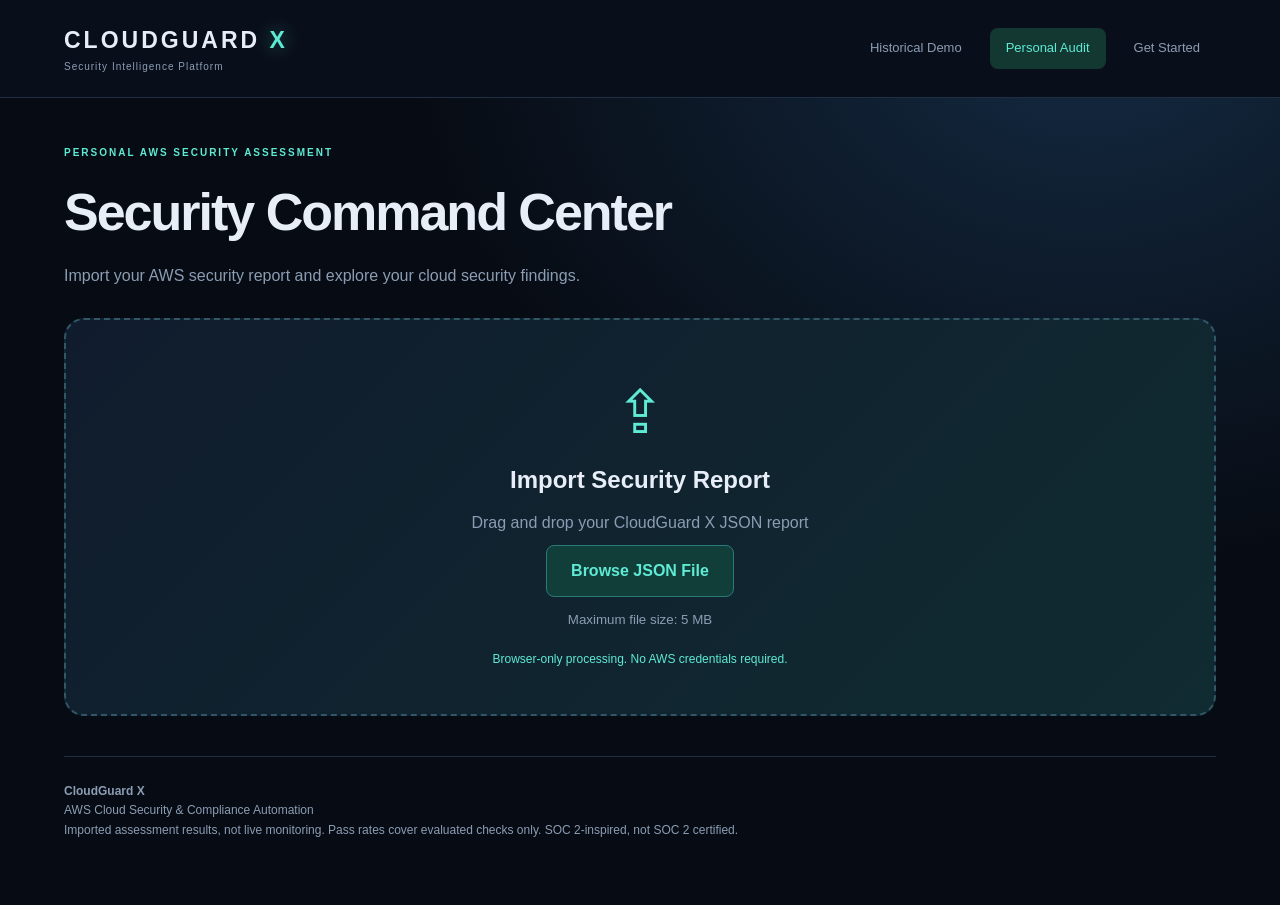
<file: docs/personal-audit.html>
<!DOCTYPE html>
<html lang="en">
<head>
    <meta charset="UTF-8">
    <meta name="viewport"
          content="width=device-width, initial-scale=1.0">

    <meta http-equiv="Content-Security-Policy"
          content="default-src 'none'; script-src 'self';
          style-src 'self'; img-src 'self' data:;
          connect-src 'none'; object-src 'none';
          base-uri 'none'; form-action 'none';">

    <title>CloudGuard X | Personal Audit</title>
    <link rel="stylesheet" href="audit.css">
    <script src="audit.js" defer></script>
</head>

<body>

<header class="topbar">
    <div class="brand">
        CLOUDGUARD <span>X</span>
        <small>Security Intelligence Platform</small>
    </div>

    <nav>
        <a href="index.html">Historical Demo</a>
    
        <a href="personal-audit.html" class="active">
            Personal Audit
        </a>
    
        <a href="get-started.html">Get Started</a>
    </nav>
</header>

<main>

    <section class="intro">
        <span class="eyebrow">
            PERSONAL AWS SECURITY ASSESSMENT
        </span>

        <h1>Security Command Center</h1>

        <p>
            Import your AWS security report and explore
            your cloud security findings.
        </p>
    </section>

    <section id="drop-zone" class="upload-panel">

        <div class="upload-icon">&#8682;</div>

        <h2>Import Security Report</h2>

        <p>
            Drag and drop your CloudGuard X JSON report
        </p>

        <input type="file"
               id="file-input"
               accept=".json,application/json"
               hidden>

        <button id="browse-btn" type="button">
            Browse JSON File
        </button>

        <small>Maximum file size: 5 MB</small>

        <p id="import-status"
           role="status"
           aria-live="polite"></p>

        <div class="privacy">
            Browser-only processing.
            No AWS credentials required.
        </div>

    </section>

    <section id="dashboard" hidden>

        <div class="score-panel">

            <div>
                <span class="eyebrow">
                    ASSESSED SECURITY PASS RATE
                </span>

                <div id="score">--</div>

                <p id="assessment-summary"></p>
                <p id="report-region"></p>
                <p id="report-date"></p>
            </div>

            <div class="radar">
                <div class="radar-inner">
                    &#9670;
                </div>
            </div>

        </div>

        <div class="metrics">

            <article class="metric-card">
                <small>PASSED CHECKS</small>
                <h2 id="passed" class="green">00</h2>
            </article>

            <article class="metric-card">
                <small>FAILED CHECKS</small>
                <h2 id="failed" class="red">00</h2>
            </article>

            <article class="metric-card">
                <small>WARNINGS</small>
                <h2 id="warnings" class="yellow">00</h2>
            </article>

            <article class="metric-card">
                <small>INFORMATIONAL</small>
                <h2 id="info" class="blue">00</h2>
            </article>

        </div>

        <section class="panel">
            <span class="eyebrow">01 / ANALYTICS</span>
            <h2>Security Domain Analysis</h2>

            <div id="domain-chart"></div>
        </section>

        <section class="panel">
            <span class="eyebrow">02 / RESPONSE</span>
            <h2>Remediation Recommendations</h2>

            <div id="recommendations"></div>
        </section>

        <section class="panel">

            <span class="eyebrow">03 / INVESTIGATION</span>
            <h2>Interactive Audit Explorer</h2>

            <div class="toolbar">

                <input type="search"
                       id="search"
                       aria-label="Search findings"
                       placeholder="Search findings...">

                <select id="status-filter"
                        aria-label="Filter by status">
                    <option value="ALL">All statuses</option>
                    <option value="PASS">Passed</option>
                    <option value="FAIL">Failed</option>
                    <option value="WARN">Warnings</option>
                    <option value="INFO">Informational</option>
                </select>

                <select id="domain-filter"
                        aria-label="Filter by domain">
                    <option value="ALL">All domains</option>
                </select>

            </div>

            <p id="result-count"></p>

            <div class="table-wrap">
                <table>
                    <thead>
                        <tr>
                            <th>Security Domain</th>
                            <th>Resource</th>
                            <th>Finding</th>
                            <th>Status</th>
                        </tr>
                    </thead>

                    <tbody id="findings-table"></tbody>
                </table>
            </div>

        </section>

        <div class="actions">
            <button id="print-btn">Export / Print PDF</button>
            <button id="reset-btn">Clear Report</button>
        </div>

    </section>

    <footer>
        <strong>CloudGuard X</strong>

        <p>AWS Cloud Security & Compliance Automation</p>

        <p>
            Imported assessment results, not live monitoring.
            Pass rates cover evaluated checks only.
            SOC 2-inspired, not SOC 2 certified.
        </p>
    </footer>

</main>

</body>
</html>
</file>
<file: docs/audit.css>
:root {
    --bg: #070b13;
    --panel: #0d1725;
    --line: #203044;
    --text: #e8eef8;
    --muted: #8b9db4;
    --green: #5eead4;
    --red: #fb7185;
    --yellow: #fbbf24;
    --blue: #60a5fa;
}

* {
    box-sizing: border-box;
}

[hidden] {
    display: none !important;
}

html {
    scroll-behavior: smooth;
}

body {
    margin: 0;
    color: var(--text);
    background:
        radial-gradient(
            ellipse at 85% 0%,
            #142b43,
            transparent 45%
        ),
        var(--bg);
    min-height: 100vh;
    font-family: -apple-system, BlinkMacSystemFont,
                 "Segoe UI", sans-serif;
    line-height: 1.6;
}

h1, h2, h3, p {
    margin: 0;
}

a {
    color: inherit;
    text-decoration: none;
}

button, input, select {
    font: inherit;
}

button {
    cursor: pointer;
}

.green { color: var(--green); }
.red { color: var(--red); }
.yellow { color: var(--yellow); }
.blue { color: var(--blue); }

small {
    color: var(--muted);
}

.topbar {
    display: flex;
    align-items: center;
    justify-content: space-between;
    padding: 22px 5%;
    background: #090f1a;
    border-bottom: 1px solid var(--line);
    gap: 20px;
}

.brand {
    font-size: 23px;
    font-weight: 800;
    letter-spacing: 3px;
}

.brand span {
    color: var(--green);
    text-shadow: 0 0 18px #5eead477;
}

.brand small {
    display: block;
    font-size: 10px;
    letter-spacing: 1px;
    font-weight: 400;
}

nav {
    display: flex;
    flex-wrap: wrap;
    gap: 12px;
}

nav a {
    padding: 10px 16px;
    border-radius: 8px;
    font-size: 13px;
    color: var(--muted);
    transition: .25s;
}

nav a:hover,
nav a.active {
    background: #133832;
    color: var(--green);
}

main {
    max-width: 1400px;
    margin: auto;
    padding: 40px 5%;
}

.intro {
    margin-bottom: 30px;
}

.eyebrow {
    color: var(--green);
    font-size: 10px;
    font-weight: 750;
    letter-spacing: 2px;
}

h1 {
    font-size: clamp(30px, 5vw, 52px);
    letter-spacing: -2px;
    margin: 8px 0;
}

.intro p {
    color: var(--muted);
}

.upload-panel {
    border: 2px dashed #315666;
    border-radius: 20px;
    padding: 45px 20px;
    text-align: center;
    background: linear-gradient(
        135deg, #101c2d, #102b31
    );
    transition: .3s;
    margin-bottom: 30px;
}

.upload-panel:hover,
.upload-panel.dragover {
    border-color: var(--green);
    box-shadow: 0 0 40px #5eead420;
}

.upload-icon {
    font-size: 60px;
    color: var(--green);
    animation: float 3s ease-in-out infinite;
}

.upload-panel p {
    color: var(--muted);
    margin: 10px 0;
}

.upload-panel small {
    display: block;
    margin-top: 12px;
}

button {
    border: 1px solid #297b77;
    background: #123e3a;
    color: var(--green);
    padding: 12px 24px;
    border-radius: 8px;
    font-weight: 600;
    transition: .25s;
}

button:hover {
    background: #195b54;
    box-shadow: 0 0 20px #5eead425;
    transform: translateY(-2px);
}

button:focus-visible,
a:focus-visible,
input:focus-visible,
select:focus-visible {
    outline: 2px solid var(--green);
    outline-offset: 3px;
}

.privacy {
    color: var(--green);
    font-size: 12px;
    margin-top: 20px;
}

#import-status {
    overflow-wrap: anywhere;
}

#import-status.error {
    color: var(--red);
}

#import-status.success {
    color: var(--green);
}

.score-panel {
    position: relative;
    overflow: hidden;
    display: flex;
    align-items: center;
    justify-content: space-between;
    gap: 30px;
    border: 1px solid #285064;
    border-radius: 20px;
    padding: 35px;
    background:
        linear-gradient(
            #5eead408 1px, transparent 1px
        ),
        linear-gradient(
            90deg, #5eead408 1px, transparent 1px
        ),
        linear-gradient(120deg, #112438, #102e34);

    background-size: 28px 28px, 28px 28px, 100% 100%;
    animation: gridMove 5s linear infinite;
}

#score {
    font-size: clamp(55px, 8vw, 100px);
    font-weight: 800;
    letter-spacing: -5px;
    color: var(--green);
    line-height: 1.2;
    margin: 12px 0;
    text-shadow: 0 0 25px #5eead433;
}

#report-region,
#report-date {
    color: var(--muted);
    font-size: 13px;
}

.radar {
    position: relative;
    width: 180px;
    height: 180px;
    flex-shrink: 0;
    border-radius: 50%;
    border: 10px solid #28615f;
    padding: 10px;
    box-shadow: 0 0 45px #5eead425;
}

.radar::after {
    content: "";
    position: absolute;
    inset: -17px;
    border: 2px dashed #5eead477;
    border-radius: 50%;
    animation: radarSpin 18s linear infinite;
}

.radar-inner {
    width: 100%;
    height: 100%;
    border: 1px solid #315b64;
    border-radius: 50%;
    display: grid;
    place-items: center;
    background: #0d1b29;
    color: var(--green);
    font-size: 60px;
    animation: pulse 3s ease-in-out infinite;
}

.metrics {
    display: grid;
    grid-template-columns: repeat(4, 1fr);
    gap: 16px;
    margin: 22px 0;
}

.metric-card,
.panel {
    background: linear-gradient(
        145deg, #111c2d, #0c1420
    );
    border: 1px solid var(--line);
    border-radius: 15px;
    padding: 24px;
}

.metric-card {
    transition: .3s;
}

.metric-card:hover {
    transform: translateY(-5px);
    border-color: #39716e;
    box-shadow: 0 0 30px #5eead415;
}

.metric-card h2 {
    font-size: 44px;
    line-height: 1.3;
    margin-top: 10px;
}

.metric-card small {
    font-size: 11px;
    letter-spacing: 1px;
}

.panel {
    margin-top: 24px;
}

.panel h2 {
    font-size: 23px;
    margin: 8px 0 18px;
}

.domain-row {
    margin: 18px 0;
}

.domain-heading {
    display: flex;
    justify-content: space-between;
    gap: 15px;
    font-size: 13px;
    margin-bottom: 8px;
}

.domain-progress {
    display: block;
    width: 100%;
    height: 10px;
    appearance: none;
    border: none;
    border-radius: 20px;
    overflow: hidden;
    background: #233145;
    accent-color: var(--green);
}

.domain-progress::-webkit-progress-bar {
    background: #233145;
    border-radius: 20px;
}

.domain-progress::-webkit-progress-value {
    background: linear-gradient(
        90deg, #0891b2, #5eead4
    );
    border-radius: 20px;
}

.domain-progress::-moz-progress-bar {
    background: linear-gradient(
        90deg, #0891b2, #5eead4
    );
    border-radius: 20px;
}

.recommendation {
    background: #151e2c;
    border: 1px solid #394456;
    border-left: 4px solid var(--yellow);
    border-radius: 8px;
    padding: 18px;
    margin-top: 14px;
}

.recommendation.fail {
    border-left-color: var(--red);
}

.recommendation p {
    font-size: 14px;
    color: var(--muted);
    margin-top: 8px;
}

.toolbar {
    display: flex;
    flex-wrap: wrap;
    gap: 10px;
    margin: 20px 0;
}

input, select {
    background: #0a1320;
    color: var(--text);
    border: 1px solid #2a3a50;
    border-radius: 8px;
    padding: 12px;
    font-size: 13px;
}

#search {
    flex: 1;
    min-width: 160px;
}

#result-count {
    color: var(--muted);
    font-size: 12px;
    margin-bottom: 10px;
}

.table-wrap {
    overflow-x: auto;
}

table {
    width: 100%;
    border-collapse: collapse;
    font-size: 13px;
}

th, td {
    text-align: left;
    padding: 15px 12px;
    border-bottom: 1px solid var(--line);
    overflow-wrap: anywhere;
}

th {
    color: var(--muted);
    font-size: 10px;
    text-transform: uppercase;
    letter-spacing: 1px;
}

tbody tr:hover {
    background: #152338;
}

.status {
    display: inline-block;
    padding: 5px 10px;
    border-radius: 5px;
    font-size: 10px;
    font-weight: 750;
}

.status.pass {
    color: var(--green);
    background: #153b35;
}

.status.fail {
    color: var(--red);
    background: #412332;
}

.status.warn {
    color: var(--yellow);
    background: #3e3120;
}

.status.info {
    color: var(--blue);
    background: #19344c;
}

.actions {
    display: flex;
    flex-wrap: wrap;
    gap: 12px;
    margin-top: 25px;
}

#reset-btn {
    color: var(--red);
    background: #301c28;
    border-color: #693747;
}

footer {
    border-top: 1px solid var(--line);
    color: var(--muted);
    font-size: 12px;
    margin-top: 40px;
    padding: 25px 0;
}

@keyframes radarSpin {
    to {
        transform: rotate(360deg);
    }
}

@keyframes pulse {
    0%, 100% {
        text-shadow: 0 0 5px #5eead4;
    }
    50% {
        text-shadow: 0 0 30px #5eead4;
    }
}

@keyframes float {
    0%, 100% {
        transform: translateY(0);
    }
    50% {
        transform: translateY(-8px);
    }
}

@keyframes gridMove {
    from {
        background-position: 0 0;
    }
    to {
        background-position: 28px 28px;
    }
}

@media (max-width: 800px) {
    .topbar {
        flex-direction: column;
        align-items: flex-start;
    }

    .metrics {
        grid-template-columns: repeat(2, 1fr);
    }

    .score-panel {
        flex-direction: column;
        align-items: flex-start;
    }

    .radar {
        align-self: center;
        margin: 20px;
    }
}

@media (max-width: 480px) {
    main {
        padding: 25px 16px;
    }

    .panel, .metric-card {
        padding: 16px;
    }

    .metric-card h2 {
        font-size: 34px;
    }

    .toolbar > * {
        width: 100%;
    }
}

@media (prefers-reduced-motion: reduce) {
    *, *::before, *::after {
        animation: none !important;
        transition: none !important;
        scroll-behavior: auto !important;
    }
}

@media print {
    .topbar, .upload-panel,
    .toolbar, .actions {
        display: none;
    }

    body {
        -webkit-print-color-adjust: exact;
        print-color-adjust: exact;
    }

    .panel, .metric-card, .score-panel {
        break-inside: avoid;
    }

    *, *::before, *::after {
        animation: none !important;
    }
}
</file>
